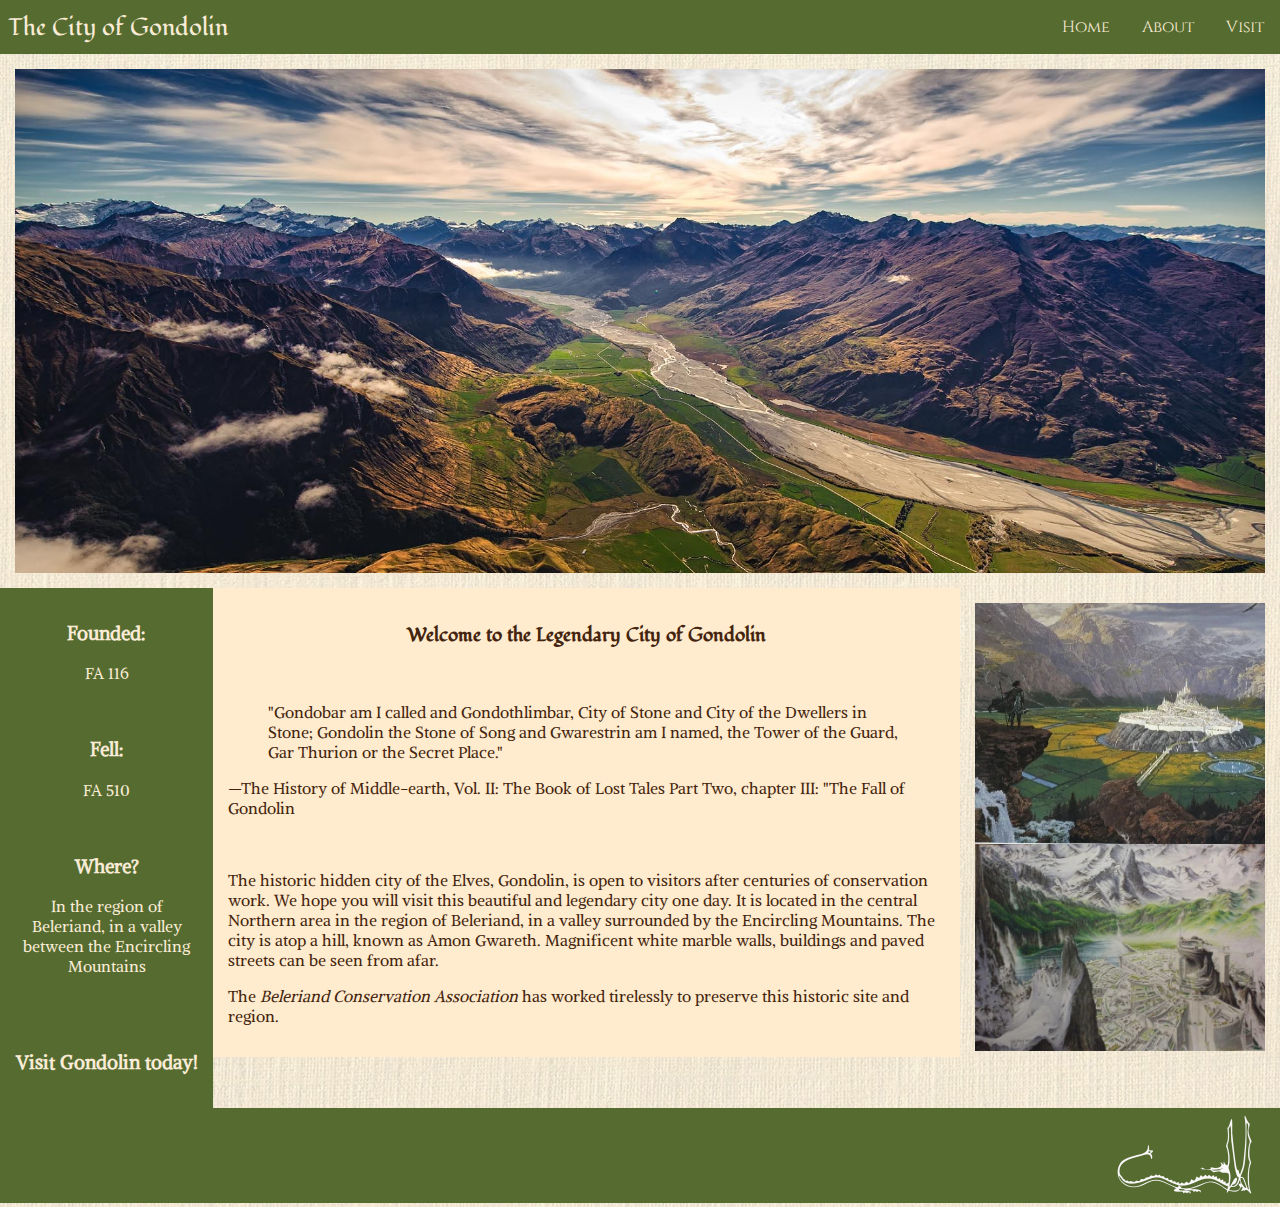
<file: index.html>
<!DOCTYPE html>
<html lang="en">
<head>
    <meta charset="UTF-8">
    <meta http-equiv="X-UA-Compatible" content="IE=edge">
    <meta name="viewport" content="width=device-width, initial-scale=1.0">
    <link rel="stylesheet" href="style.css">
    <script src="script.js" defer></script>
    <link rel="preconnect" href="https://fonts.googleapis.com">
    <link rel="preconnect" href="https://fonts.gstatic.com" crossorigin>
    <link href="https://fonts.googleapis.com/css2?family=Alike+Angular&family=Cinzel:wght@500&family=Fondamento&display=swap" rel="stylesheet">  

    <style>
        .body-section h3 {
            font-family: 'Fondamento', cursive;
            text-align: center;
        }
    </style>

    <title>The City of Gondolin</title>
</head>
<body>
    <header>
        <nav class="nav-bar">
            <div class="city-title">
                The City of Gondolin
                <a href="#" class="toggle-button">
                    <span class="bar"></span>
                    <span class="bar"></span>
                    <span class="bar"></span>
                </a>
            </div>
            <div class="nav-bar-links">
                <ul>
                    <li><a href="index.html">Home</a></li>
                    <li><a href="about.html">About</a></li>
                    <li><a href="visit.html">Visit</a></li>
                </ul>
            </div>
            
        </nav>
    </header>

    <div class="row">
        <div class="col-12">
            <img src="images/middle-earth.jpg" alt="Landscape" class="middle-earth-banner">
        </div>
    </div>
    
    <div class="row">
        <section class="col-2 side-info">
            <h3>Founded:</h3>
            <p>FA 116</p>
            <br>
            <h3>Fell:</h3>
            <p>FA 510</p>
            <br>
            <h3>Where?</h3>
            <p>In the region of
                Beleriand, in a valley
                between the Encircling Mountains
            </p>
            <br><br>
            <h3><a href="visit.html" id="visit-link">Visit Gondolin today!</a></h3>
        </section>
        <section class="col-7 body-section">
            <h3>Welcome to the Legendary City of Gondolin</h3>
            <br>
                <blockquote>"Gondobar am I called and Gondothlimbar, City of Stone and City of the Dwellers in Stone;
                     Gondolin the Stone of Song and Gwarestrin am I named, the Tower of the Guard, Gar Thurion or the Secret Place."</blockquote>
                <p> —The History of Middle-earth, Vol. II: The Book of Lost Tales Part Two, chapter III: "The Fall of Gondolin</p>
                <br>
                <p>The historic hidden city of the Elves, Gondolin, is open to visitors after centuries of conservation work.
                    We hope you will visit this beautiful and legendary city one day. It is located in the central Northern area in the
                    region of Beleriand, in a valley surrounded by the Encircling Mountains. The city is atop a hill, known as Amon
                    Gwareth. Magnificent white marble walls, buildings and paved streets can be seen from afar.  
                </p>
                <p>The <em>Beleriand Conservation Association</em> has worked tirelessly to preserve this historic site and region.
                </p>
        </section>
        <aside class="col-3 side-imgs">
            <img src="images/Tuor-and-Gondolin.webp" id="tuor-and-gondolin" alt="Tuor and Gondolin in distance">
            <img src="images/Gondolin_by_Bmosig.webp" id="gondolin-bmosig" alt="Gondolin close up">
        </aside>
    </div>

    <div class="row">
        <footer class="col-12">
            <img src="images/dragon-small.png" id="dragon-logo" alt="Silhouette drawing of a dragon">
        </footer>
    </div>
</body>
</html>
</file>
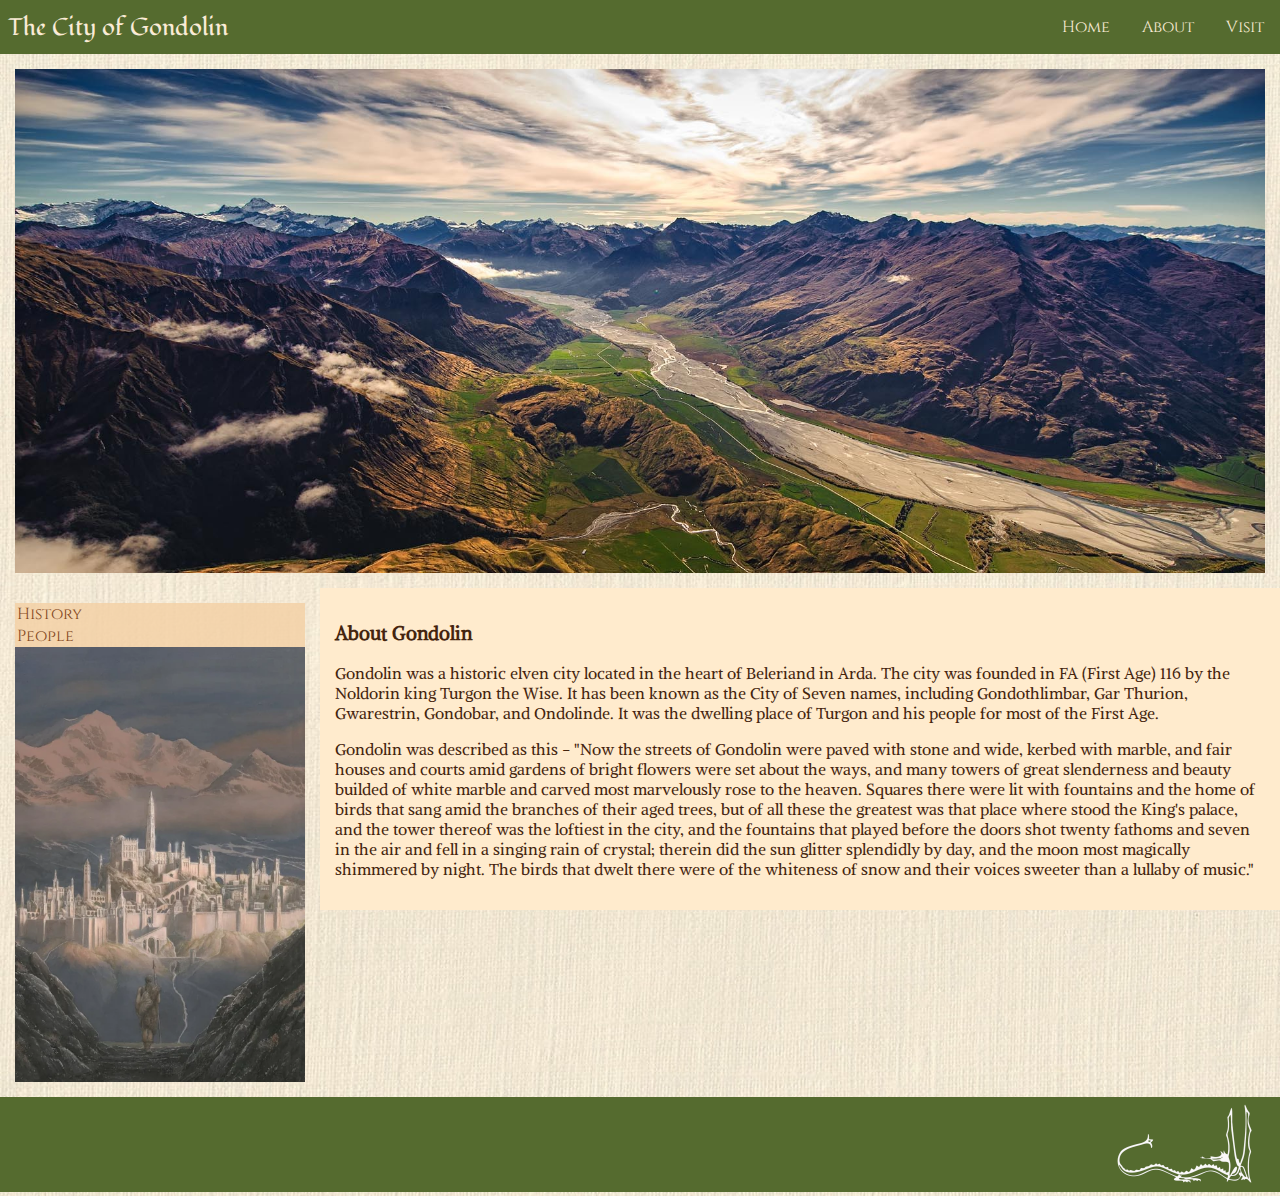
<file: about.html>
<!DOCTYPE html>
<html lang="en">
<head>
    <meta charset="UTF-8">
    <meta http-equiv="X-UA-Compatible" content="IE=edge">
    <meta name="viewport" content="width=device-width, initial-scale=1.0">
    <link rel="stylesheet" href="style.css">
    <script src="script.js" defer></script>
    <link rel="preconnect" href="https://fonts.googleapis.com">
    <link rel="preconnect" href="https://fonts.gstatic.com" crossorigin>
    <link href="https://fonts.googleapis.com/css2?family=Alike+Angular&family=Cinzel:wght@500&family=Fondamento&display=swap" rel="stylesheet">  

    <title>About Gondolin</title>
</head>
<body>
    <header>
        <nav class="nav-bar">
            <div class="city-title">
                The City of Gondolin
                <a href="#" class="toggle-button">
                    <span class="bar"></span>
                    <span class="bar"></span>
                    <span class="bar"></span>
                </a>
            </div>
            <div class="nav-bar-links">
                <ul>
                    <li><a href="index.html">Home</a></li>
                    <li><a href="about.html">About</a></li>
                    <li><a href="visit.html">Visit</a></li>
                </ul>
            </div> 
        </nav>

    </header>

    <div class="row">
        <div class="col-12">
            <img src="images/middle-earth.jpg" alt="Landscape" class="middle-earth-banner">
        </div>
    </div>

<div class="row">
    <aside class="col-3 side-nav">
        <ul>
            <li><a href="history.html">History</a></li>
            <li><a href="people.html">People</a></li>
        </ul>
        <img src="images/gondolin2smaller.webp" alt="Drawing of Gondolin from afar" id="gondolin-side-img">
    </aside>

    <section class="col-9 body-section">
        <h3>About Gondolin</h3>
        <p>
            Gondolin was a historic elven city located in the heart of Beleriand in Arda.
            The city was founded in FA (First Age) 116 by the Noldorin king 
            Turgon the Wise. It has been known as the City of Seven names, including
            Gondothlimbar, Gar Thurion, Gwarestrin, Gondobar, and Ondolinde. It was the dwelling place
            of Turgon and his people for most of the First Age.</p>
        <p>
            Gondolin was described as this - "Now the streets of Gondolin were paved with stone and wide, 
            kerbed with marble, and fair houses and courts amid gardens of bright flowers were set 
            about the ways, and many towers of great slenderness and beauty builded of white marble 
            and carved most marvelously rose to the heaven. Squares there were lit with fountains 
            and the home of birds that sang amid the branches of their aged trees, but of all these 
            the greatest was that place where stood the King's palace, and the tower thereof was the 
            loftiest in the city, and the fountains that played before the doors shot twenty fathoms 
            and seven in the air and fell in a singing rain of crystal; therein did the sun glitter 
            splendidly by day, and the moon most magically shimmered by night. The birds that dwelt there 
            were of the whiteness of snow and their voices sweeter than a lullaby of music."
        </p>
    </section>
</div>

<div class="row">
    <footer class="col-12">
        <img src="images/dragon-small.png" id="dragon-logo" alt="Silhouette drawing of a dragon">
    </footer>
</div>
</body>
</html>
</file>
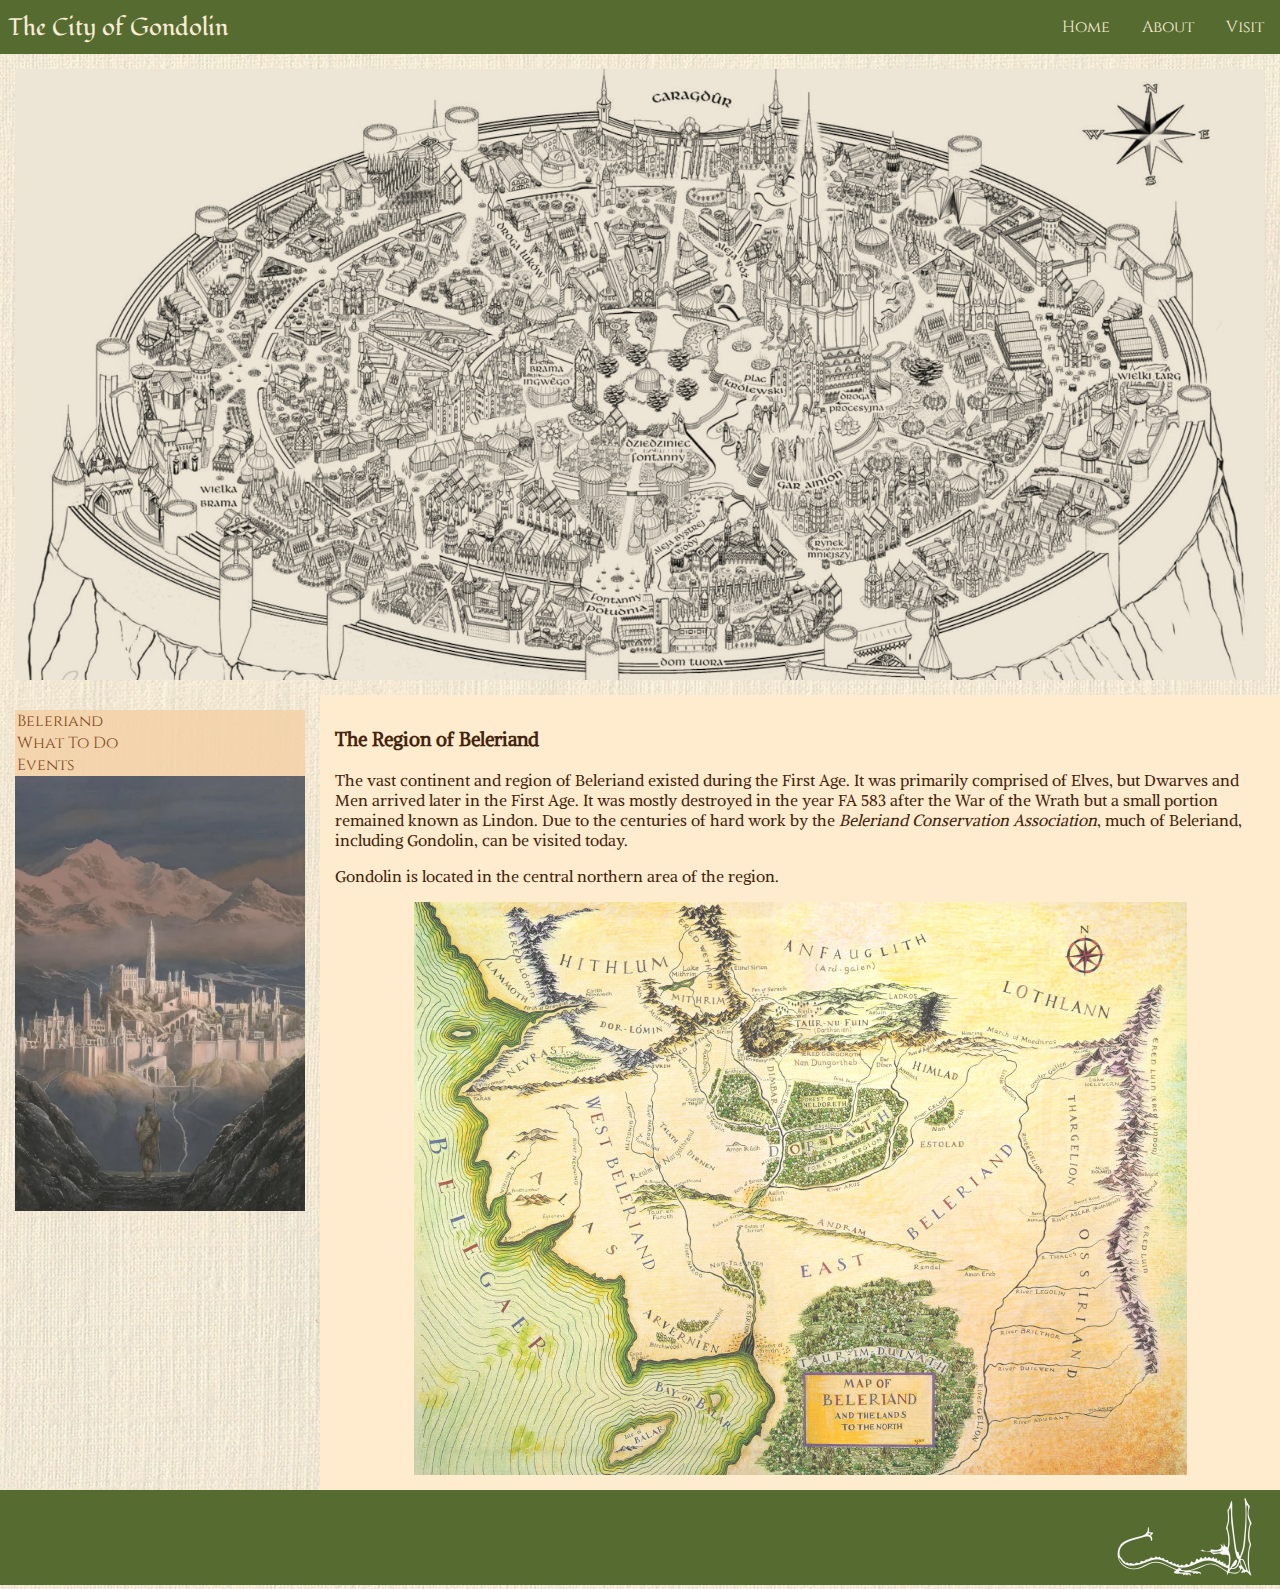
<file: beleriand.html>
<!DOCTYPE html>
<html lang="en">
<head>
    <meta charset="UTF-8">
    <meta http-equiv="X-UA-Compatible" content="IE=edge">
    <meta name="viewport" content="width=device-width, initial-scale=1.0">
    <link rel="stylesheet" href="style.css">
    <script src="script.js" defer></script>
    <link rel="preconnect" href="https://fonts.googleapis.com">
    <link rel="preconnect" href="https://fonts.gstatic.com" crossorigin>
    <link href="https://fonts.googleapis.com/css2?family=Alike+Angular&family=Cinzel:wght@500&family=Fondamento&display=swap" rel="stylesheet">  

    <title>The Region of Beleriand</title>
</head>
<body>
    <header>
        <nav class="nav-bar">
            <div class="city-title">
                The City of Gondolin
                <a href="#" class="toggle-button">
                    <span class="bar"></span>
                    <span class="bar"></span>
                    <span class="bar"></span>
                </a>
            </div>
            <div class="nav-bar-links">
                <ul>
                    <li><a href="index.html">Home</a></li>
                    <li><a href="about.html">About</a></li>
                    <li><a href="visit.html">Visit</a></li>
                </ul>
            </div>
            
        </nav>
    </header>
    
    <div class="row">
        <div class="col-12">
            <img src="images/gondolin-map.jpg" alt="Map of Gondolin" class="map-banner">
        </div>
        
    </div>

    <aside class="col-3 side-nav">
        <ul>
            <li><a href="beleriand.html">Beleriand</a></li>
            <li><a href="todo.html">What To Do</a></li>
            <li><a href="events.html">Events</a></li>
        </ul>
        <img src="images/gondolin2smaller.webp" alt="Drawing of Gondolin from afar" id="gondolin-side-img">
    </aside>

    <section class="col-9 body-section">
        <h3>The Region of Beleriand</h3>
        <p>
            The vast continent and region of Beleriand existed during the First Age. It was primarily comprised of
            Elves, but Dwarves and Men arrived later in the First Age.
            It was mostly destroyed in the year FA 583 after the War of the Wrath but a small portion remained
            known as Lindon. Due to the centuries of hard work by the <em>Beleriand
            Conservation Association</em>, much of Beleriand, including Gondolin, can be
            visited today.   
        </p>
        <p>
            Gondolin is located in the central northern area of the region.
        </p>
        <img src="images/beleriand-map-smaller.jpg" alt="Map of Beleriand" id="beleriand-map">
    </section>

    <footer class="col-12">
        <img src="images/dragon-small.png" id="dragon-logo" alt="Silhouette drawing of a dragon">
    </footer>
</body>
</html>
</file>
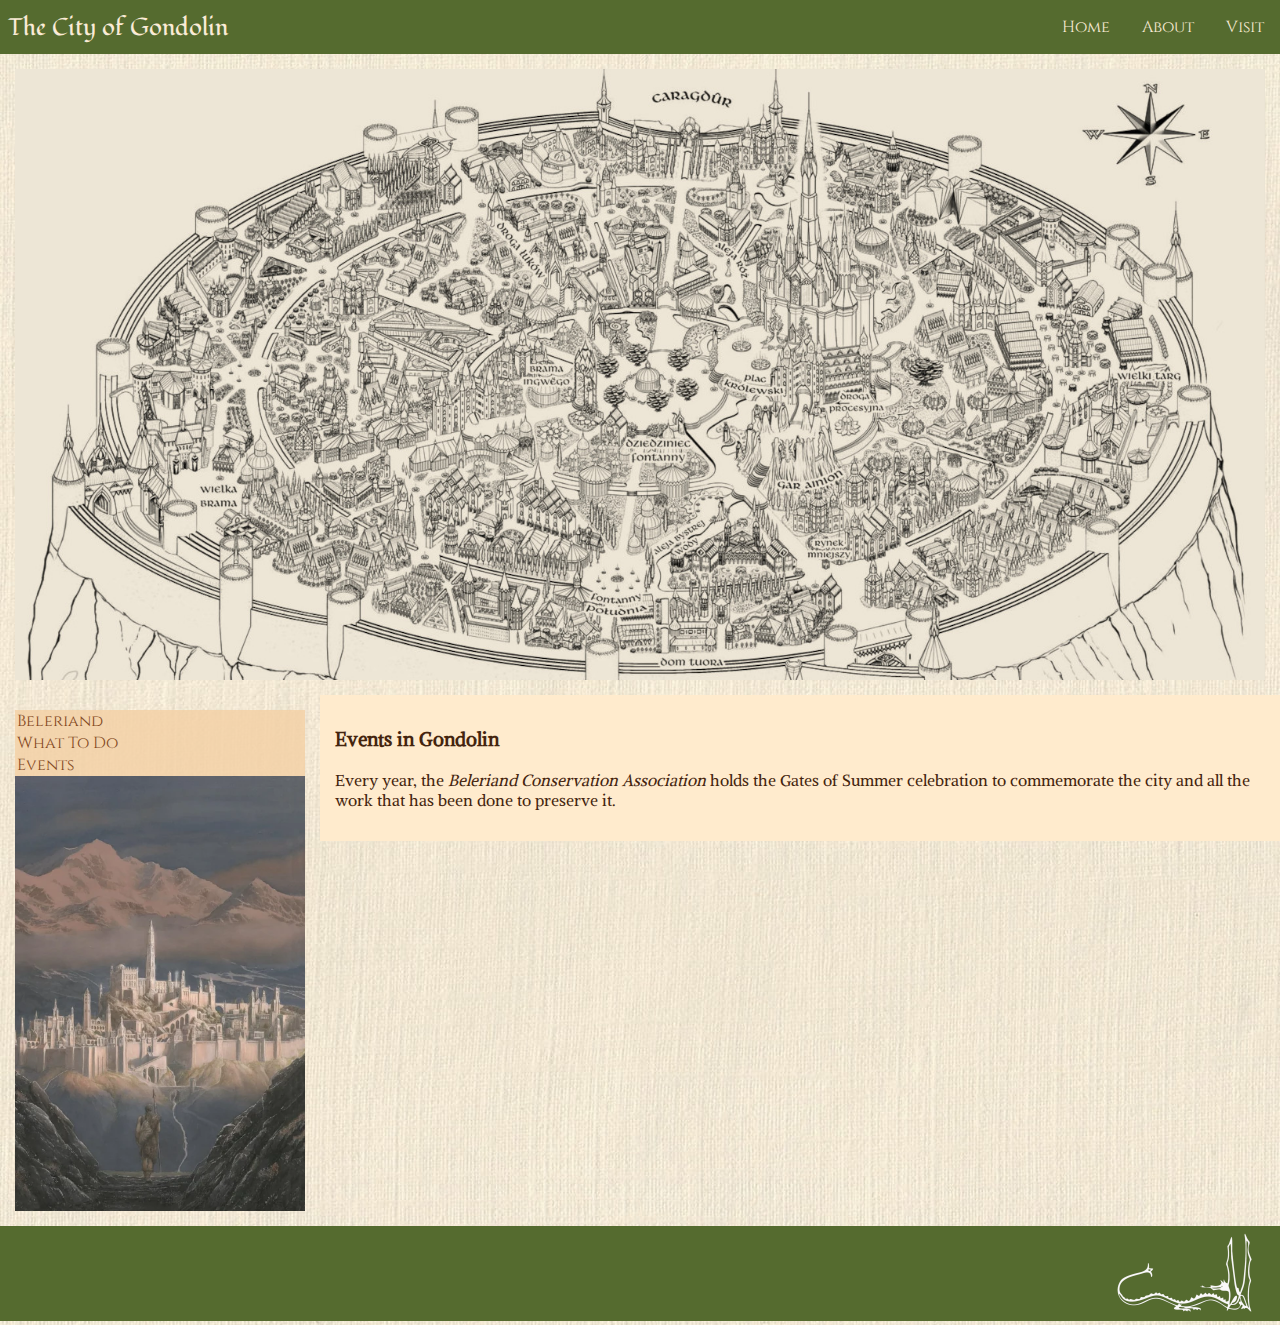
<file: events.html>
<!DOCTYPE html>
<html lang="en">
<head>
    <meta charset="UTF-8">
    <meta http-equiv="X-UA-Compatible" content="IE=edge">
    <meta name="viewport" content="width=device-width, initial-scale=1.0">
    <link rel="stylesheet" href="style.css">
    <script src="script.js" defer></script>
    <link rel="preconnect" href="https://fonts.googleapis.com">
    <link rel="preconnect" href="https://fonts.gstatic.com" crossorigin>
    <link href="https://fonts.googleapis.com/css2?family=Alike+Angular&family=Cinzel:wght@500&family=Fondamento&display=swap" rel="stylesheet">  

    <title>Events in Gondolin</title>
</head>
<body>
    <header>
        <nav class="nav-bar">
            <div class="city-title">
                The City of Gondolin
                <a href="#" class="toggle-button">
                    <span class="bar"></span>
                    <span class="bar"></span>
                    <span class="bar"></span>
                </a>
            </div>
            <div class="nav-bar-links">
                <ul>
                    <li><a href="index.html">Home</a></li>
                    <li><a href="about.html">About</a></li>
                    <li><a href="visit.html">Visit</a></li>
                </ul>
            </div>
            
        </nav>
    </header>
    
    <div class="row">
        <div class="col-12">
            <img src="images/gondolin-map.jpg" alt="Map of Gondolin" class="map-banner">
        </div>
        
    </div>

    <aside class="col-3 side-nav">
        <ul>
            <li><a href="beleriand.html">Beleriand</a></li>
            <li><a href="todo.html">What To Do</a></li>
            <li><a href="events.html">Events</a></li>
        </ul>
        <img src="images/gondolin2smaller.webp" alt="Drawing of Gondolin from afar" id="gondolin-side-img">
    </aside>

    <section class="col-9 body-section">
        <h3>Events in Gondolin</h3>
        <p>Every year, the <em>Beleriand Conservation Association</em> holds the Gates of Summer celebration 
            to commemorate the city and all the work that has been done to preserve it.
        </p>
    </section>

    <footer class="col-12">
        <img src="images/dragon-small.png" id="dragon-logo" alt="Silhouette drawing of a dragon">
    </footer>
</body>
</html>
</file>
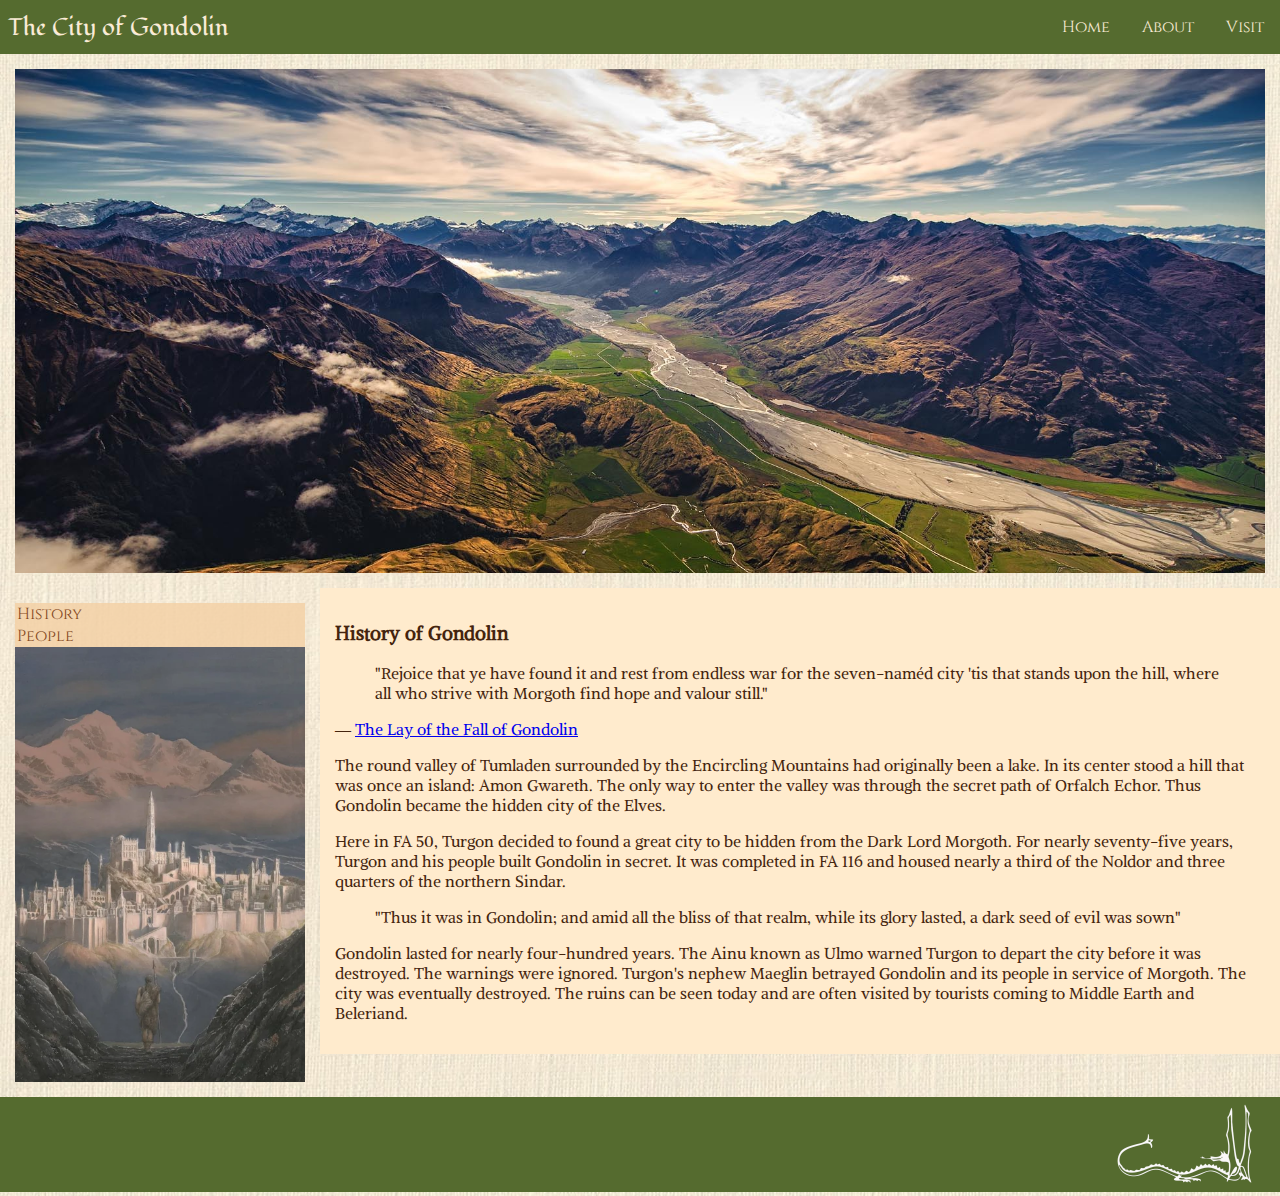
<file: history.html>
<!DOCTYPE html>
<html lang="en">
<head>
    <meta charset="UTF-8">
    <meta http-equiv="X-UA-Compatible" content="IE=edge">
    <meta name="viewport" content="width=device-width, initial-scale=1.0">
    <link rel="stylesheet" href="style.css">
    <script src="script.js" defer></script>
    <link rel="preconnect" href="https://fonts.googleapis.com">
    <link rel="preconnect" href="https://fonts.gstatic.com" crossorigin>
    <link href="https://fonts.googleapis.com/css2?family=Alike+Angular&family=Cinzel:wght@500&family=Fondamento&display=swap" rel="stylesheet">  

    <title>History of Gondolin</title>
</head>
<body>
    <header>
        <nav class="nav-bar">
            <div class="city-title">
                The City of Gondolin
                <a href="#" class="toggle-button">
                    <span class="bar"></span>
                    <span class="bar"></span>
                    <span class="bar"></span>
                </a>
            </div>
            <div class="nav-bar-links">
                <ul>
                    <li><a href="index.html">Home</a></li>
                    <li><a href="about.html">About</a></li>
                    <li><a href="visit.html">Visit</a></li>
                </ul>
            </div> 
        </nav>

    </header>

    <div class="row">
        <div class="col-12">
            <img src="images/middle-earth.jpg" alt="Landscape" class="middle-earth-banner">
        </div>
    </div>

<div class="row">
    <aside class="col-3 side-nav">
        <ul>
            <li><a href="history.html">History</a></li>
            <li><a href="people.html">People</a></li>
        </ul>
        <img src="images/gondolin2smaller.webp" alt="Drawing of Gondolin from afar" id="gondolin-side-img">
    </aside>

    <section class="col-9 body-section">
        <h3>History of Gondolin</h3>
        <blockquote cite="http://tolkiengateway.net/wiki/The_Lay_of_the_Fall_of_Gondolin">
            "Rejoice that ye have found it and rest from endless war
            for the seven-naméd city 'tis that stands upon the hill,
            where all who strive with Morgoth find hope and valour still."</blockquote>     

         ― <a href="http://tolkiengateway.net/wiki/The_Lay_of_the_Fall_of_Gondolin">The Lay of the Fall of Gondolin</a>
            
        <p>
            The round valley of Tumladen surrounded by the Encircling Mountains
            had originally been a lake. In its center stood a hill that was once an island:
            Amon Gwareth. The only way to enter the valley was through the secret
            path of Orfalch Echor. Thus Gondolin became the hidden city of the Elves.
        </p>
        <p>
            Here in FA 50, Turgon decided to found a great city to be hidden from the Dark Lord Morgoth.
            For nearly seventy-five years, Turgon and his people built Gondolin in secret.
            It was completed in FA 116 and housed nearly a third of the Noldor and three
            quarters of the northern Sindar.
        </p>
        <blockquote>"Thus it was in Gondolin; and amid all the bliss of that realm, 
            while its glory lasted, a dark seed of evil was sown"</blockquote>
        <p>
            Gondolin lasted for nearly four-hundred years. The Ainu known as Ulmo warned
            Turgon to depart the city before it was destroyed. The warnings were ignored.
            Turgon's nephew Maeglin betrayed Gondolin and its people in service of
            Morgoth. The city was eventually destroyed. The ruins can be seen today
            and are often visited by tourists coming to Middle Earth and Beleriand.
        </p>
    </section>
</div>  

<div class="row">
    <footer class="col-12">
        <img src="images/dragon-small.png" id="dragon-logo" alt="Silhouette drawing of a dragon">
    </footer>
</div>
</body>
</html>
</file>
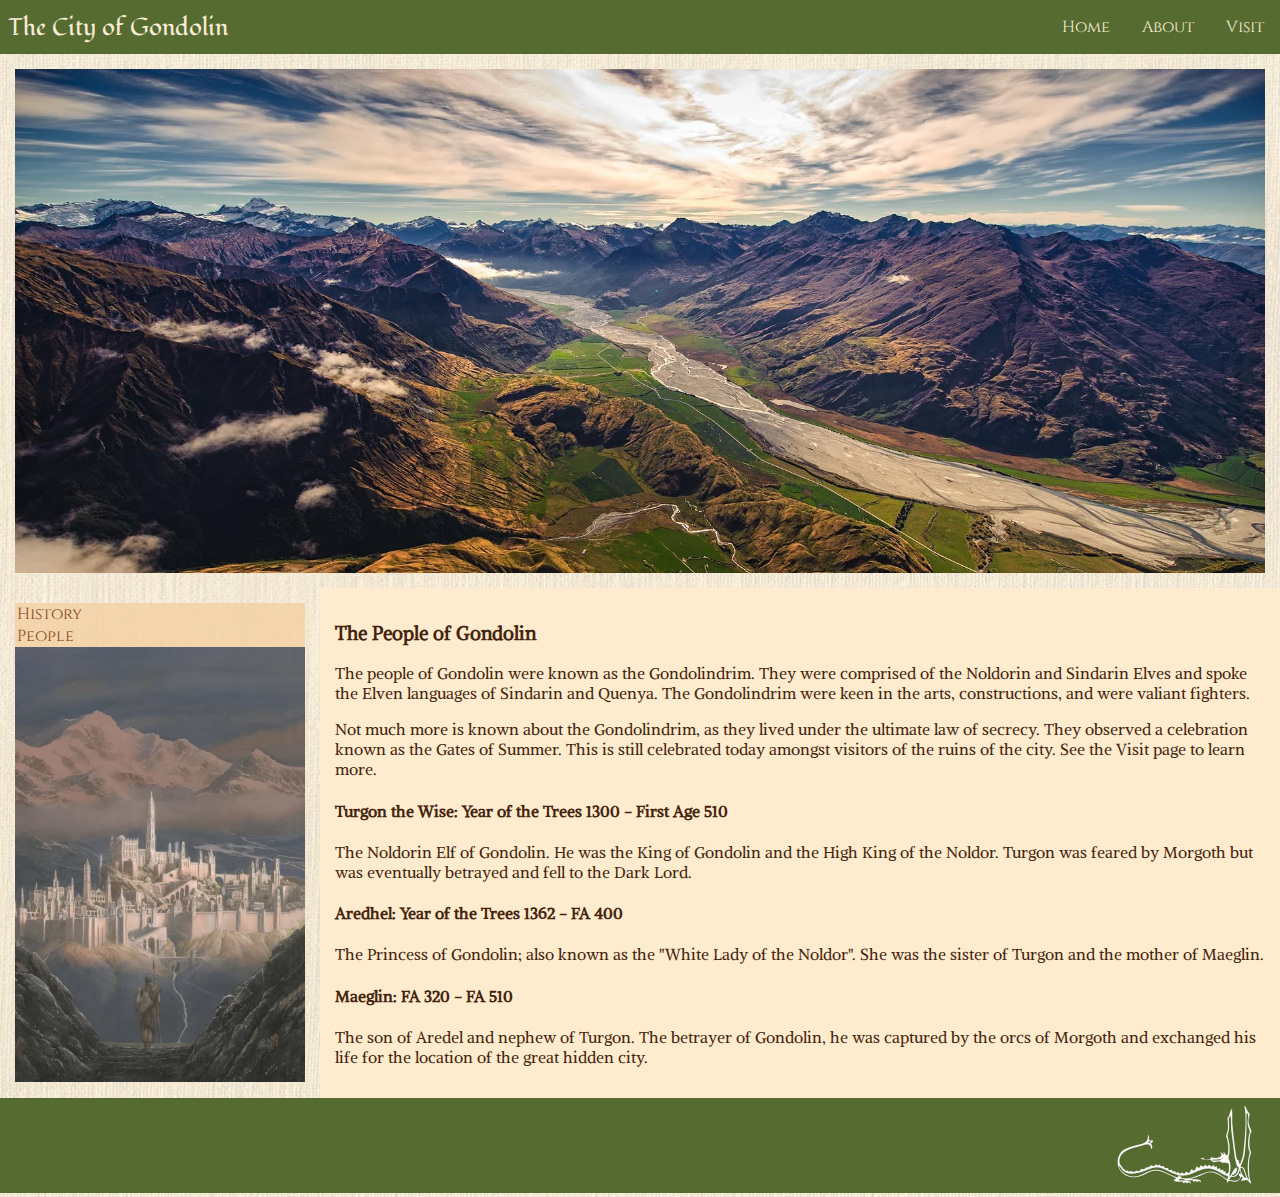
<file: people.html>
<!DOCTYPE html>
<html lang="en">
<head>
    <meta charset="UTF-8">
    <meta http-equiv="X-UA-Compatible" content="IE=edge">
    <meta name="viewport" content="width=device-width, initial-scale=1.0">
    <link rel="stylesheet" href="style.css">
    <script src="script.js" defer></script>
    <link rel="preconnect" href="https://fonts.googleapis.com">
    <link rel="preconnect" href="https://fonts.gstatic.com" crossorigin>
    <link href="https://fonts.googleapis.com/css2?family=Alike+Angular&family=Cinzel:wght@500&family=Fondamento&display=swap" rel="stylesheet">  

    <title>The People of Gondolin</title>
</head>
<body>
    <header>
        <nav class="nav-bar">
            <div class="city-title">
                The City of Gondolin
                <a href="#" class="toggle-button">
                    <span class="bar"></span>
                    <span class="bar"></span>
                    <span class="bar"></span>
                </a>
            </div>
            <div class="nav-bar-links">
                <ul>
                    <li><a href="index.html">Home</a></li>
                    <li><a href="about.html">About</a></li>
                    <li><a href="visit.html">Visit</a></li>
                </ul>
            </div> 
        </nav>

    </header>

    <div class="row">
        <div class="col-12">
            <img src="images/middle-earth.jpg" alt="Landscape" class="middle-earth-banner">
        </div>
    </div>

<div class="row">
    <aside class="col-3 side-nav">
        <ul>
            <li><a href="history.html">History</a></li>
            <li><a href="people.html">People</a></li>
        </ul>
        <img src="images/gondolin2smaller.webp" alt="Drawing of Gondolin from afar" id="gondolin-side-img">
    </aside>

    <section class="col-9 body-section">
        <h3>The People of Gondolin</h3>
        <p>
            The people of Gondolin were known as the Gondolindrim. They
            were comprised of the Noldorin and Sindarin Elves and
            spoke the Elven languages of Sindarin and Quenya. The Gondolindrim
            were keen in the arts, constructions, and were valiant fighters.
        </p>
        <p>
            Not much more is known about the Gondolindrim, as they lived under
            the ultimate law of secrecy. They observed a celebration known
            as the Gates of Summer. This is still celebrated today amongst visitors
            of the ruins of the city. See the Visit page to learn more.
        </p>
        <h4>Turgon the Wise: Year of the Trees 1300 - First Age 510</h4>
        <p>
            The Noldorin Elf of Gondolin. He was the King of Gondolin
            and the High King of the Noldor. Turgon was feared by Morgoth but
            was eventually betrayed and fell to the Dark Lord.
        </p>
        <h4>Aredhel: Year of the Trees 1362 - FA 400</h4>
        <p>
            The Princess of Gondolin; also known as the "White Lady of the Noldor".
             She was the sister of Turgon and the mother of Maeglin.
        </p>
        <h4>Maeglin: FA 320 - FA 510</h4>
        <p>The son of Aredel and nephew of Turgon. The betrayer of Gondolin, he was captured by the orcs of Morgoth
            and exchanged his life for the location of the great hidden city.
        </p>
    </section>
</div>  

<div class="row">
    <footer class="col-12">
        <img src="images/dragon-small.png" id="dragon-logo" alt="Silhouette drawing of a dragon">
    </footer>
</div>
</body>
</html>
</file>
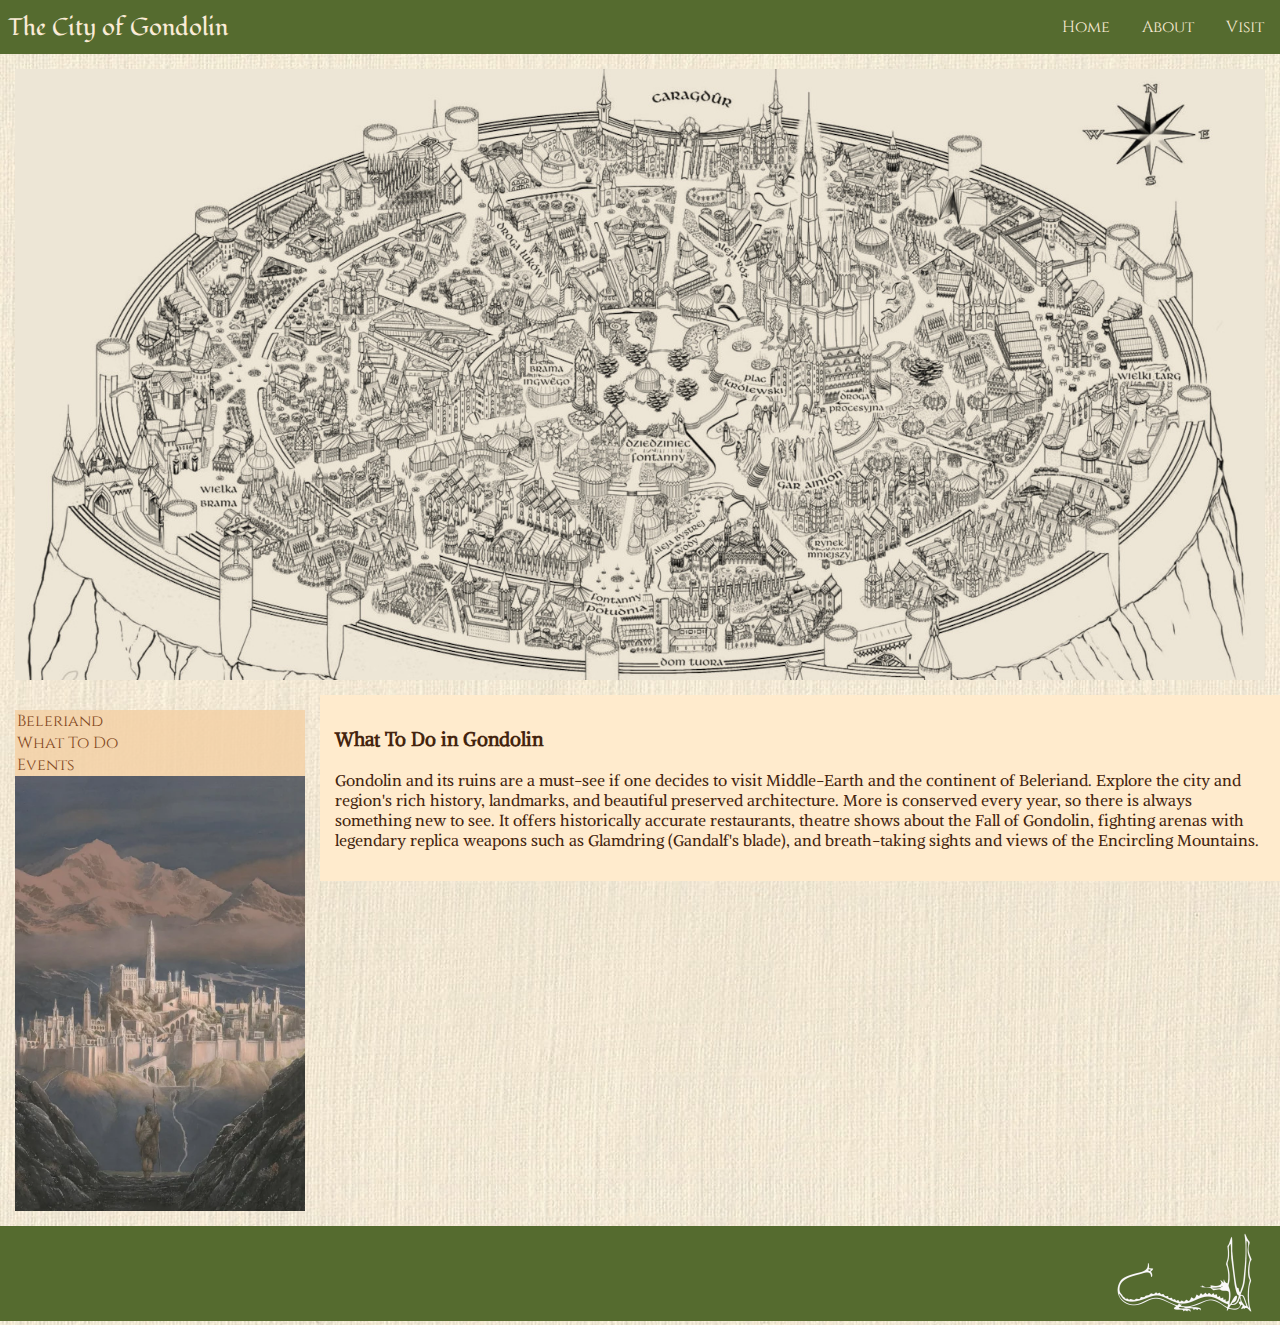
<file: todo.html>
<!DOCTYPE html>
<html lang="en">
<head>
    <meta charset="UTF-8">
    <meta http-equiv="X-UA-Compatible" content="IE=edge">
    <meta name="viewport" content="width=device-width, initial-scale=1.0">
    <link rel="stylesheet" href="style.css">
    <script src="script.js" defer></script>
    <link rel="preconnect" href="https://fonts.googleapis.com">
    <link rel="preconnect" href="https://fonts.gstatic.com" crossorigin>
    <link href="https://fonts.googleapis.com/css2?family=Alike+Angular&family=Cinzel:wght@500&family=Fondamento&display=swap" rel="stylesheet">  

    <title>What To Do in Gondolin</title>
</head>
<body>
    <header>
        <nav class="nav-bar">
            <div class="city-title">
                The City of Gondolin
                <a href="#" class="toggle-button">
                    <span class="bar"></span>
                    <span class="bar"></span>
                    <span class="bar"></span>
                </a>
            </div>
            <div class="nav-bar-links">
                <ul>
                    <li><a href="index.html">Home</a></li>
                    <li><a href="about.html">About</a></li>
                    <li><a href="visit.html">Visit</a></li>
                </ul>
            </div>
            
        </nav>
    </header>
    
    <div class="row">
        <div class="col-12">
            <img src="images/gondolin-map.jpg" alt="Map of Gondolin" class="map-banner">
        </div>
        
    </div>

    <aside class="col-3 side-nav">
        <ul>
            <li><a href="beleriand.html">Beleriand</a></li>
            <li><a href="todo.html">What To Do</a></li>
            <li><a href="events.html">Events</a></li>
        </ul>
        <img src="images/gondolin2smaller.webp" alt="Drawing of Gondolin from afar" id="gondolin-side-img">
    </aside>

    <section class="col-9 body-section">
        <h3>What To Do in Gondolin</h3>
        <p>Gondolin and its ruins are a must-see if one decides to visit Middle-Earth and the continent of Beleriand. Explore the 
            city and region's rich history, landmarks, and beautiful preserved architecture. More is conserved every year, so there is
            always something new to see. It offers historically accurate restaurants, theatre shows about the Fall of Gondolin, 
            fighting arenas with legendary replica weapons such as Glamdring (Gandalf's blade), and breath-taking sights and views
            of the Encircling Mountains. </p>
    </section>

    <footer class="col-12">
        <img src="images/dragon-small.png" id="dragon-logo" alt="Silhouette drawing of a dragon">
    </footer>
</body>
</html>
</file>
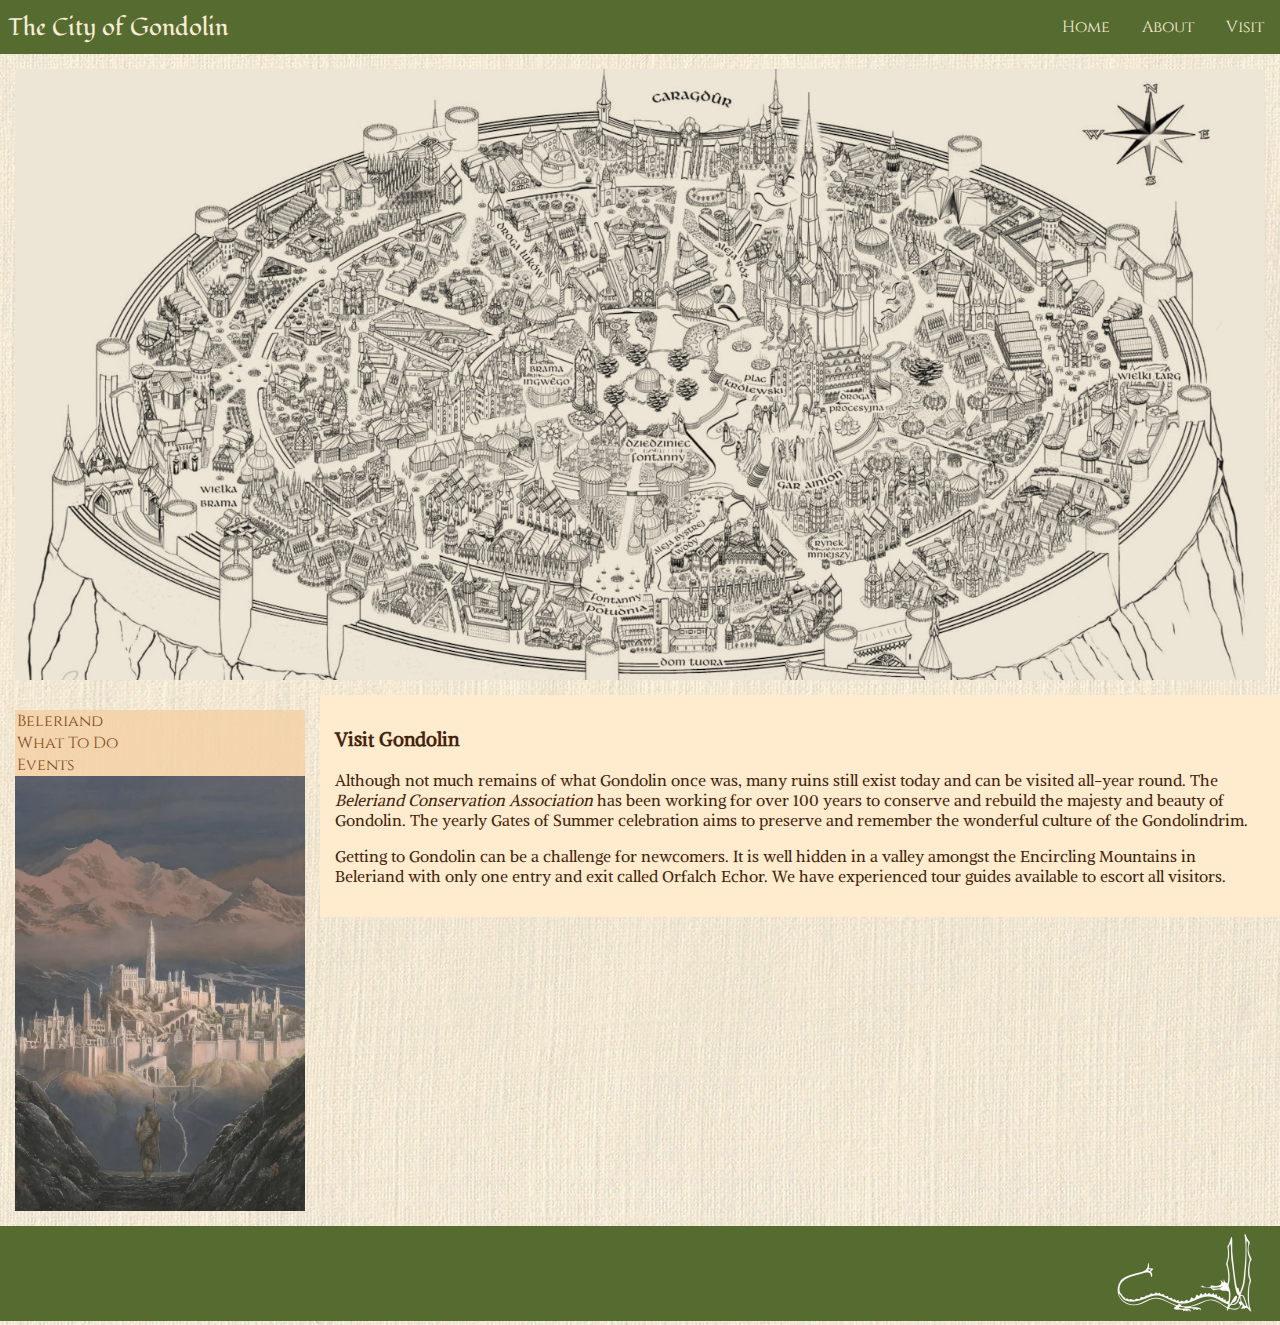
<file: visit.html>
<!DOCTYPE html>
<html lang="en">
<head>
    <meta charset="UTF-8">
    <meta http-equiv="X-UA-Compatible" content="IE=edge">
    <meta name="viewport" content="width=device-width, initial-scale=1.0">
    <link rel="stylesheet" href="style.css">
    <script src="script.js" defer></script>
    <link rel="preconnect" href="https://fonts.googleapis.com">
    <link rel="preconnect" href="https://fonts.gstatic.com" crossorigin>
    <link href="https://fonts.googleapis.com/css2?family=Alike+Angular&family=Cinzel:wght@500&family=Fondamento&display=swap" rel="stylesheet">  

    <title>Visit Gondolin</title>
</head>
<body>
    <header>
        <nav class="nav-bar">
            <div class="city-title">
                The City of Gondolin
                <a href="#" class="toggle-button">
                    <span class="bar"></span>
                    <span class="bar"></span>
                    <span class="bar"></span>
                </a>
            </div>
            <div class="nav-bar-links">
                <ul>
                    <li><a href="index.html">Home</a></li>
                    <li><a href="about.html">About</a></li>
                    <li><a href="visit.html">Visit</a></li>
                </ul>
            </div>
            
        </nav>
    </header>
    
    <div class="row">
        <div class="col-12">
            <img src="images/gondolin-map.jpg" alt="Map of Gondolin" class="map-banner">
        </div>
        
    </div>

    <aside class="col-3 side-nav">
        <ul>
            <li><a href="beleriand.html">Beleriand</a></li>
            <li><a href="todo.html">What To Do</a></li>
            <li><a href="events.html">Events</a></li>
        </ul>
        <img src="images/gondolin2smaller.webp" alt="Drawing of Gondolin from afar" id="gondolin-side-img">
    </aside>

    <section class="col-9 body-section">
        <h3>Visit Gondolin</h3>
        <p>
            Although not much remains of what Gondolin once was, many ruins
            still exist today and can be visited all-year round. The <em>Beleriand
            Conservation Association</em> has been working for over 100 years to
            conserve and rebuild the majesty and beauty of Gondolin. The yearly
            Gates of Summer celebration aims to preserve
            and remember the wonderful culture of the Gondolindrim.</p>
        <p>
            Getting to Gondolin can be a challenge for newcomers. It is well
            hidden in a valley amongst the Encircling Mountains in Beleriand with
            only one entry and exit called Orfalch Echor. We have experienced tour
            guides available to escort all visitors.
        </p> 
    </section>

    <footer class="col-12">
        <img src="images/dragon-small.png" id="dragon-logo" alt="Silhouette drawing of a dragon">
    </footer>
</body>
</html>
</file>
<file: style.css>
/* responsive grid view */
* {
    box-sizing: border-box;
  }

[class*="col-"] {
    float: left;
    padding: 15px;
  }

.row::after {
    content: "";
    clear: both;
    display: table;
  }

.col-1 {width: 8.33%;}
.col-2 {width: 16.66%;}
.col-3 {width: 25%;}
.col-4 {width: 33.33%;}
.col-5 {width: 41.66%;}
.col-6 {width: 50%;}
.col-7 {width: 58.33%;}
.col-8 {width: 66.66%;}
.col-9 {width: 75%;}
.col-10 {width: 83.33%;}
.col-11 {width: 91.66%;}
.col-12 {width: 100%;}

/* For mobile phones: */
[class*="col-"] {
    width: 100%;
  }

/* For desktop: */
@media only screen and (min-width: 600px) {
    
    .col-1 {width: 8.33%;}
    .col-2 {width: 16.66%;}
    .col-3 {width: 25%;}
    .col-4 {width: 33.33%;}
    .col-5 {width: 41.66%;}
    .col-6 {width: 50%;}
    .col-7 {width: 58.33%;}
    .col-8 {width: 66.66%;}
    .col-9 {width: 75%;}
    .col-10 {width: 83.33%;}
    .col-11 {width: 91.66%;}
    .col-12 {width: 100%;}
  }

/* end grid view css */

body {
    background-image: url(images/background3.jpg);
    margin:0px;
    padding:0px;
    font-family:"Alike Angular", serif;
}

header {
    background-color: darkolivegreen;
}

.nav-bar {
    color:antiquewhite;
    display:flex;
    justify-content: space-between;
    align-items: center;
}

.city-title {
    font-family: 'Fondamento', cursive;
    font-size:1.5rem;
    margin:.5rem;
}

.nav-bar-links ul {
    font-family:"Cinzel", serif;
    margin:0;
    padding:0;
    display:flex;
}

.nav-bar-links li {
    list-style: none;
}

.nav-bar-links li a {
    text-decoration: none;
    padding:1rem;
    display:block;
    color:antiquewhite;
}

.nav-bar-links li:hover {
    background-color: rgb(94, 116, 56);
}

.toggle-button {
    position:absolute;
    top:.75rem;
    right:1rem;
    display:none;
    flex-direction:column;
    justify-content:space-between;
    width:30px;
    height:21px;
}

.toggle-button .bar {
    height:3px;
    width: 100%;
    background-color: antiquewhite;
    border-radius:10px;

}

@media (max-width:500px) {
    .toggle-button {
        display:flex;
    }

    .nav-bar-links {
        display:none;
        width:100%;
    }

    .nav-bar {
        flex-direction:column;
        align-items: flex-start;
    }

    .nav-bar-links ul {
        flex-direction: column;
        width:100%;

    }

    .nav-bar-links li {
        text-align:center;
    }

    .nav-bar-links li a {
        padding:.5rem 1rem;
    }

    .nav-bar-links.active {
        display:flex;
    }
}

.side-nav ul {
    font-family: "Cinzel", serif;
    list-style: none;
    margin:0;
    padding:0;
    text-align:justify;
    background-color: rgba(243, 208, 165, 0.836);
}

.side-nav ul a {
    text-decoration: none;
    color: rgb(131, 72, 29);
    padding:2px;
    
}

.side-nav li:hover {
    background-color: rgba(229, 197, 157, 0.836);
}

.map-banner {
    display:block;
    margin-left:auto;
    margin-right:auto;
    max-width:100%;
}

.middle-earth-banner {
    display:block;
    margin-left:auto;
    margin-right:auto;
    max-width:100%;
}

.body-section {
    background-color: blanchedalmond;
    color: rgb(68, 36, 14);
}



#gondolin-side-img {
    max-width:100%;
    display:block;
    margin-left:auto;
    margin-right:auto;
}

.side-imgs img {
    max-width:100%;
    display:block;
    margin-left:auto;
    margin-right:auto;
}

.side-info {
    background-color: darkolivegreen;
    text-align: center;
    color:antiquewhite;
}

#beleriand-map {
    display:block;
    margin-left:auto;
    margin-right:auto;
    max-width:100%;
}

#visit-link {
    text-decoration: none;
    color:antiquewhite;
}

/* footer */
#dragon-logo {
    max-width:100%;
    height:auto;
    position:relative;
    float:right; 
    bottom:25px;
    padding:3px;
}

footer {
    background-color: darkolivegreen;
    color:antiquewhite;
    height:95px;
    margin-bottom:auto;
}
</file>
